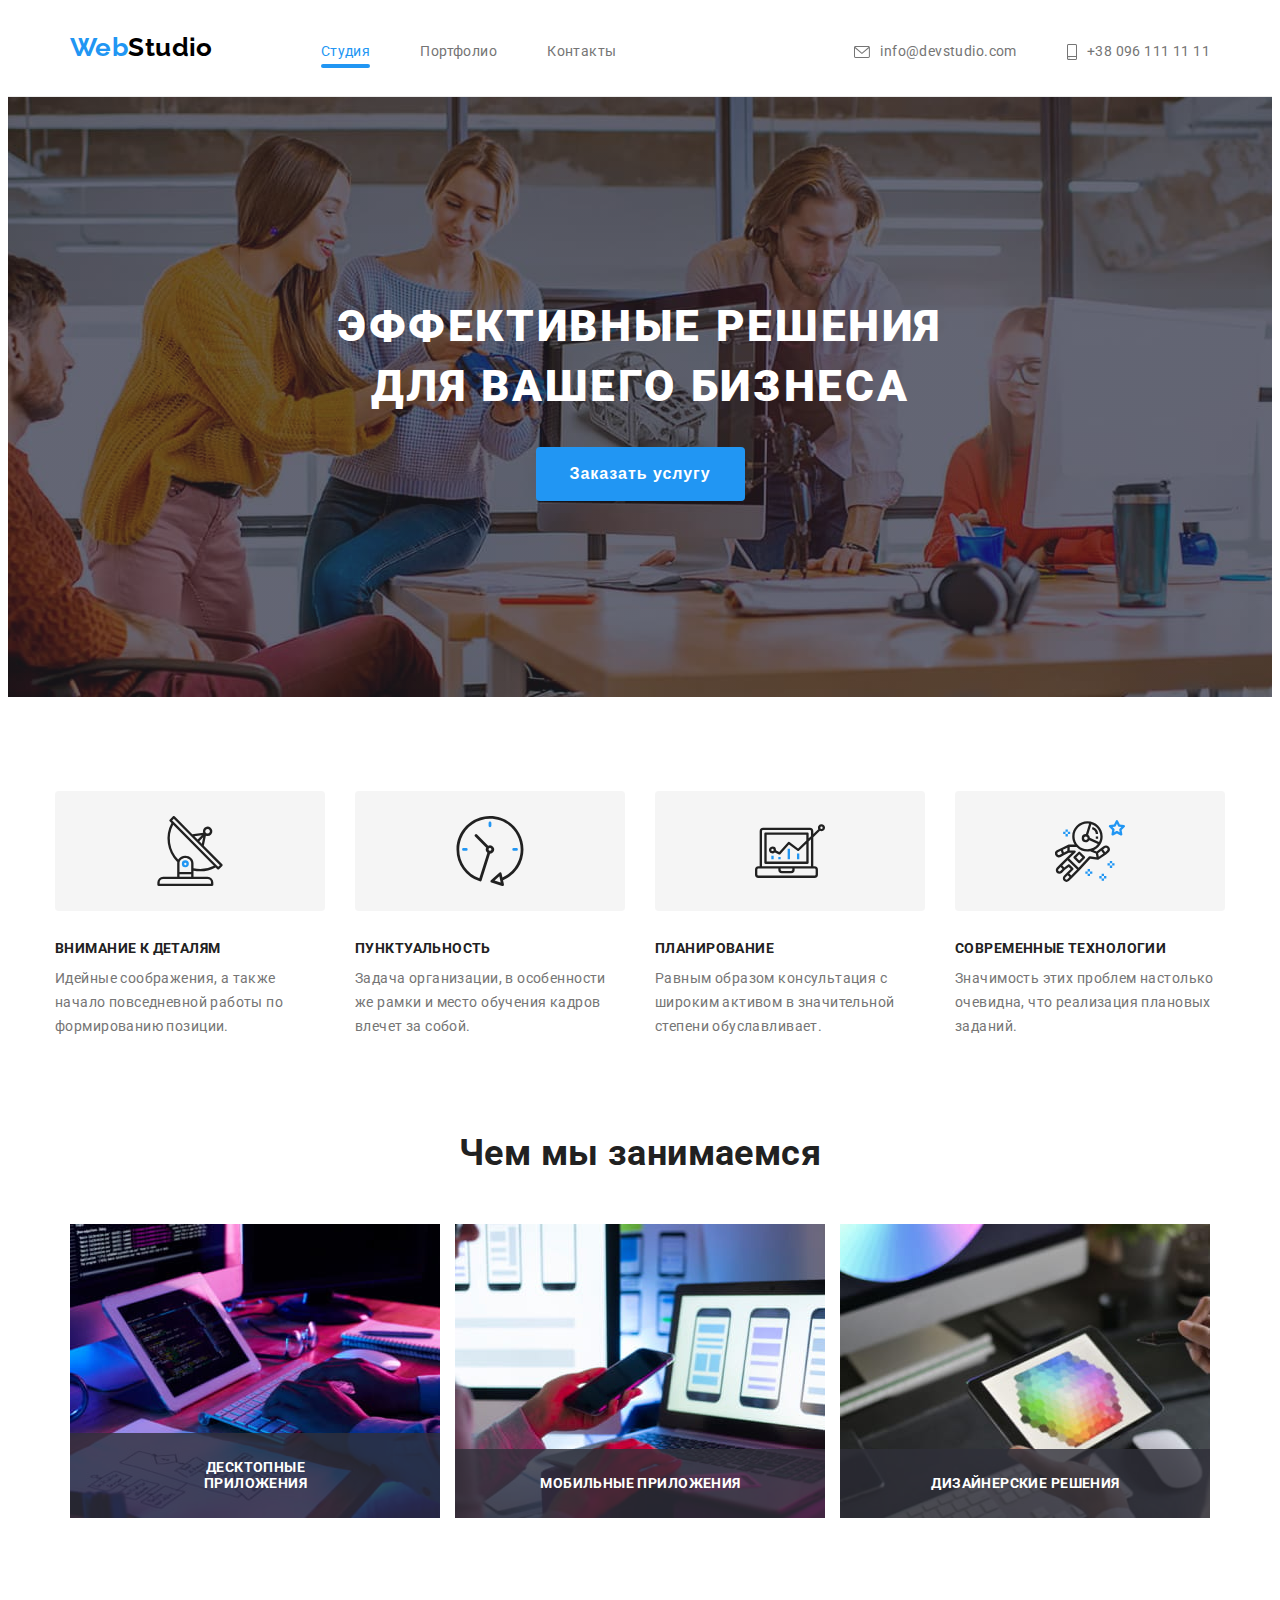
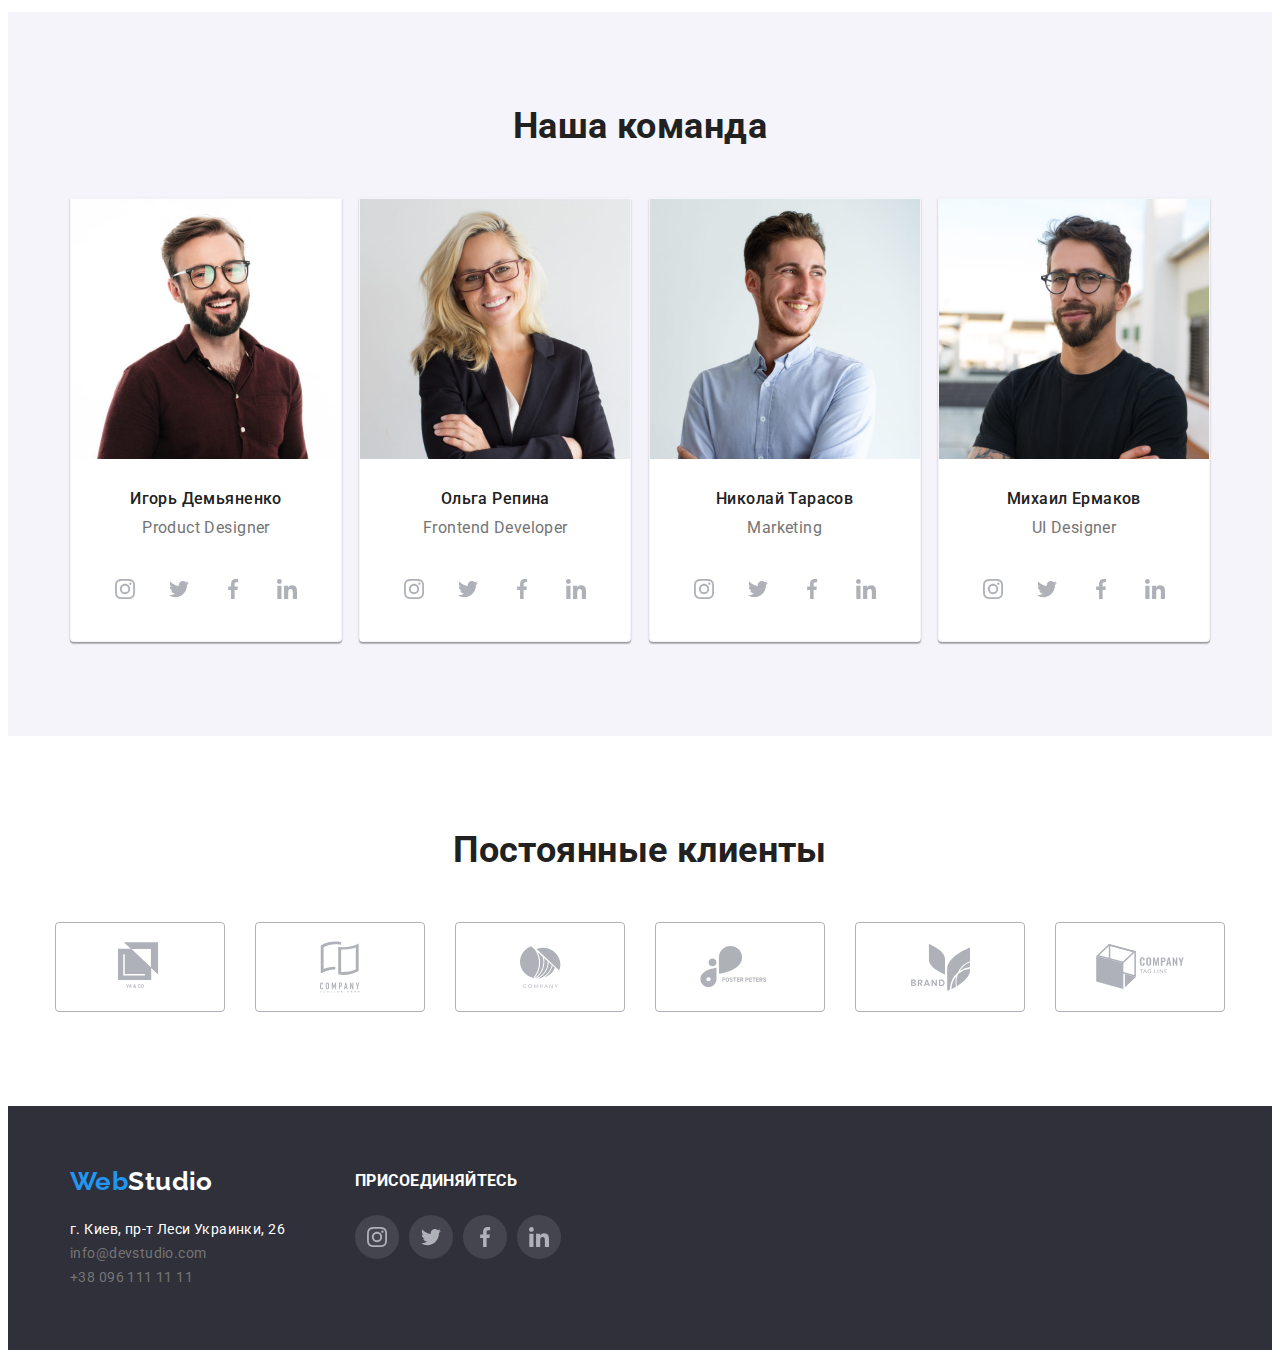
<file: index.html>
<!DOCTYPE html>
<html lang="ru">
  <head>
    <meta charset="UTF-8" />
    <meta http-equiv="X-UA-Compatible" content="IE=edge" />
    <meta name="viewport" content="width=device-width, initial-scale=1.0" />
    <title>Компания Webstudio</title>
    <link rel="preconnect" href="https://fonts.gstatic.com" />
    <link
      href="https://fonts.googleapis.com/css2?family=Raleway:wght@700&family=Roboto:wght@400;500;700;900&display=swap"
      rel="stylesheet"
    />
    <link
      rel="stylesheet"
      href="https://cdnjs.cloudflare.com/ajax/libs/modern-normalize/1.0.0/modern-normalize.min.css"
      integrity="sha512-ISS7cAi1PEhQ8jnbJpJZMd29NlhNj4AWYyLOSp2CE/CsHxTCu+r+t0D2yoJudVrd0/8fTVPUVDzY5Tvli75u/g=="
      crossorigin="anonymous"
    />
    <link rel="stylesheet" href="./css/styles.css" />
  </head>
  <body>
    <!-- Нэдер -->
    <header class="page-header">
      <div class="container header-pos">
        <!-- Главная навигация -->
        <nav class="main-nav">
          <!-- Лого в хэдере -->
          <a class="link logo" href="./">
            <span class="logo-left">Web</span
            ><span class="logo-right-header">Studio</span>
          </a>

          <ul class="list main-nav">
            <li class="nav-item">
              <a class="link current" href="./">Студия</a>
            </li>
            <li class="nav-item">
              <a class="link" href="./portfolio.html">Портфолио</a>
            </li>
            <li class="nav-item"><a class="link" href="">Контакты</a></li>
          </ul>
        </nav>
        <!-- Контакты -->
        <ul class="list header-contacts-list">
          <li class="contacts-item">
            <a class="link contacts-link" href="mailto:info@devstudio.com">
              <svg class="icon" width="16px" height="12px">
                <use href="./images/sprite.svg#icon-envelope"></use>
              </svg>
              info@devstudio.com
            </a>
          </li>
          <li class="contacts-item">
            <a class="link contacts-link" href="tel:+380961111111">
              <svg class="icon" width="10px" height="16px">
                <use href="./images/sprite.svg#icon-smartphone"></use>
              </svg>
              +38 096 111 11 11
            </a>
          </li>
        </ul>
      </div>
    </header>
    <main>
      <!-- Герой -->
      <div class="overlay-heroe">
        <section class="section heroe-page">
          <div class="container heroe-section">
            <h1 class="title-heroe">
              Эффективные решения <br />для вашего бизнеса
            </h1>
            <button
              data-modal-open
              class="btn-heroe"
              name="btn_book_service"
              type="button"
            >
              Заказать услугу
            </button>
          </div>
        </section>
      </div>

      <!-- Наши ценности -->
      <section class="section">
        <div class="container">
          <ul class="list values-list">
            <li class="values-item antenn-icon">
              <h3 class="title-section">Внимание к деталям</h3>
              <p class="text-section values-descr">
                Идейные соображения, а также начало повседневной работы по
                формированию позиции.
              </p>
            </li>
            <li class="values-item clock-icon">
              <h3 class="title-section">Пунктуальность</h3>
              <p class="text-section values-descr">
                Задача организации, в особенности же рамки и место обучения
                кадров влечет за собой.
              </p>
            </li>
            <li class="values-item diagram-icon">
              <h3 class="title-section">Планирование</h3>
              <p class="text-section values-descr">
                Равным образом консультация с широким активом в значительной
                степени обуславливает.
              </p>
            </li>
            <li class="values-item astronaut-icon">
              <h3 class="title-section">Современные технологии</h3>
              <p class="text-section values-descr">
                Значимость этих проблем настолько очевидна, что реализация
                плановых заданий.
              </p>
            </li>
          </ul>
        </div>
      </section>

      <!-- Наша деятельность -->
      <section class="section">
        <div class="container">
          <h2 class="title-page">Чем мы занимаемся</h2>
          <!-- Список изображений -->
          <ul class="list activity-list">
            <li>
              <div class="activity-card">
                <img
                  src="./images/our_activity_web_dev.jpg"
                  alt="Работа Web-разработчика"
                  width="370"
                />
                <div class="label-activity-card">
                  <p>Десктопные приложения</p>
                </div>
              </div>
            </li>
            <li>
              <div class="activity-card">
                <img
                  src="./images/our_activity_ua_ux_design.jpg"
                  alt="Работа UI-UX-дизайнера"
                  width="370"
                />
                <div class="label-activity-card">
                  <p>Мобильные приложения</p>
                </div>
              </div>
            </li>
            <li>
              <div class="activity-card">
                <img
                  src="./images/our_activity_web_design.jpg"
                  alt="Работа Web-дизайнера"
                  width="370"
                />
                <div class="label-activity-card">
                  <p>Дизайнерские решения</p>
                </div>
              </div>
            </li>
          </ul>
        </div>
      </section>

      <!-- Наша команда -->
      <section class="section page-team">
        <div class="container">
          <h2 class="title-page grey-bg">Наша команда</h2>
          <ul class="list team-list">
            <li class="team-item">
              <div class="team-card">
                <img
                  src="./images/our_team_demianenko.jpg"
                  alt="Игорь Демьяненко - Product Designer"
                  width="270"
                />
                <h3 class="title-card">Игорь Демьяненко</h3>
                <p class="text-card">Product Designer</p>
                <ul class="list social-icon-list">
                  <li class="social-icon-item">
                    <a
                      href=""
                      class="social-icon-link"
                      target="_blank"
                      rel="noopener noreferrer"
                    >
                      <svg class="icon">
                        <use href="./images/sprite.svg#icon-instagram"></use>
                      </svg>
                    </a>
                  </li>
                  <li class="social-icon-item">
                    <a
                      href=""
                      class="social-icon-link"
                      target="_blank"
                      rel="noopener noreferrer"
                    >
                      <svg class="icon">
                        <use href="./images/sprite.svg#icon-twitter"></use>
                      </svg>
                    </a>
                  </li>
                  <li class="social-icon-item">
                    <a
                      href=""
                      class="social-icon-link"
                      target="_blank"
                      rel="noopener noreferrer"
                    >
                      <svg class="icon">
                        <use href="./images/sprite.svg#icon-facebook"></use>
                      </svg>
                    </a>
                  </li>
                  <li class="social-icon-item">
                    <a
                      href=""
                      class="social-icon-link"
                      target="_blank"
                      rel="noopener noreferrer"
                    >
                      <svg class="icon">
                        <use href="./images/sprite.svg#icon-linkedin"></use>
                      </svg>
                    </a>
                  </li>
                </ul>
              </div>
            </li>
            <li class="team-item">
              <div class="team-card">
                <img
                  src="./images/our_team_repina.jpg"
                  alt="Ольга Репина - Frontend Developer"
                  width="270"
                />
                <h3 class="title-card">Ольга Репина</h3>
                <p class="text-card">Frontend Developer</p>
                <ul class="list social-icon-list">
                  <li class="social-icon-item">
                    <a
                      href=""
                      class="social-icon-link"
                      target="_blank"
                      rel="noopener noreferrer"
                    >
                      <svg class="icon">
                        <use href="./images/sprite.svg#icon-instagram"></use>
                      </svg>
                    </a>
                  </li>
                  <li class="social-icon-item">
                    <a
                      href=""
                      class="social-icon-link"
                      target="_blank"
                      rel="noopener noreferrer"
                    >
                      <svg class="icon">
                        <use href="./images/sprite.svg#icon-twitter"></use>
                      </svg>
                    </a>
                  </li>
                  <li class="social-icon-item">
                    <a
                      href=""
                      class="social-icon-link"
                      target="_blank"
                      rel="noopener noreferrer"
                    >
                      <svg class="icon">
                        <use href="./images/sprite.svg#icon-facebook"></use>
                      </svg>
                    </a>
                  </li>
                  <li class="social-icon-item">
                    <a
                      href=""
                      class="social-icon-link"
                      target="_blank"
                      rel="noopener noreferrer"
                    >
                      <svg class="icon">
                        <use href="./images/sprite.svg#icon-linkedin"></use>
                      </svg>
                    </a>
                  </li>
                </ul>
              </div>
            </li>
            <li class="team-item">
              <div class="team-card">
                <img
                  src="./images/our_team_tarasov.jpg"
                  alt="Николай Тарасов - Marketing"
                  width="270"
                />
                <h3 class="title-card">Николай Тарасов</h3>
                <p class="text-card">Marketing</p>
                <ul class="list social-icon-list">
                  <li class="social-icon-item">
                    <a
                      href=""
                      class="social-icon-link"
                      target="_blank"
                      rel="noopener noreferrer"
                    >
                      <svg class="icon">
                        <use href="./images/sprite.svg#icon-instagram"></use>
                      </svg>
                    </a>
                  </li>
                  <li class="social-icon-item">
                    <a
                      href=""
                      class="social-icon-link"
                      target="_blank"
                      rel="noopener noreferrer"
                    >
                      <svg class="icon">
                        <use href="./images/sprite.svg#icon-twitter"></use>
                      </svg>
                    </a>
                  </li>
                  <li class="social-icon-item">
                    <a
                      href=""
                      class="social-icon-link"
                      target="_blank"
                      rel="noopener noreferrer"
                    >
                      <svg class="icon">
                        <use href="./images/sprite.svg#icon-facebook"></use>
                      </svg>
                    </a>
                  </li>
                  <li class="social-icon-item">
                    <a
                      href=""
                      class="social-icon-link"
                      target="_blank"
                      rel="noopener noreferrer"
                    >
                      <svg class="icon">
                        <use href="./images/sprite.svg#icon-linkedin"></use>
                      </svg>
                    </a>
                  </li>
                </ul>
              </div>
            </li>
            <li class="team-item">
              <div class="team-card">
                <img
                  src="./images/our_team_ermakov.jpg"
                  alt="Михаил Ермаков - UI Designer"
                  width="270"
                />
                <h3 class="title-card">Михаил Ермаков</h3>
                <p class="text-card">UI Designer</p>
                <ul class="list social-icon-list">
                  <li class="social-icon-item">
                    <a
                      href=""
                      class="social-icon-link"
                      target="_blank"
                      rel="noopener noreferrer"
                    >
                      <svg class="icon">
                        <use href="./images/sprite.svg#icon-instagram"></use>
                      </svg>
                    </a>
                  </li>
                  <li class="social-icon-item">
                    <a
                      href=""
                      class="social-icon-link"
                      target="_blank"
                      rel="noopener noreferrer"
                    >
                      <svg class="icon">
                        <use href="./images/sprite.svg#icon-twitter"></use>
                      </svg>
                    </a>
                  </li>
                  <li class="social-icon-item">
                    <a
                      href=""
                      class="social-icon-link"
                      target="_blank"
                      rel="noopener noreferrer"
                    >
                      <svg class="icon">
                        <use href="./images/sprite.svg#icon-facebook"></use>
                      </svg>
                    </a>
                  </li>
                  <li class="social-icon-item">
                    <a
                      href=""
                      class="social-icon-link"
                      target="_blank"
                      rel="noopener noreferrer"
                    >
                      <svg class="icon">
                        <use href="./images/sprite.svg#icon-linkedin"></use>
                      </svg>
                    </a>
                  </li>
                </ul>
              </div>
            </li>
          </ul>
        </div>
      </section>

      <!-- Постоянные клиенты -->
      <section class="section">
        <div class="container">
          <h2 class="title-page clients-title">Постоянные клиенты</h2>
          <ul class="list customers-list">
            <li class="customer-item">
              <a
                href=""
                class="company-icon-link"
                target="_blank"
                rel="noopener noreferrer"
              >
                <svg class="icon" width="44.27" height="49.23">
                  <use href="./images/sprite.svg#icon-client-one"></use></svg
              ></a>
            </li>
            <li class="customer-item">
              <a
                href=""
                class="company-icon-link"
                target="_blank"
                rel="noopener noreferrer"
              >
                <svg class="icon" width="40px" height="52px">
                  <use href="./images/sprite.svg#icon-client-two"></use></svg
              ></a>
            </li>
            <li class="customer-item">
              <a
                href=""
                class="company-icon-link"
                target="_blank"
                rel="noopener noreferrer"
              >
                <svg class="icon" width="41px" height="42.6px">
                  <use href="./images/sprite.svg#icon-client-three"></use></svg
              ></a>
            </li>
            <li class="customer-item">
              <a
                href=""
                class="company-icon-link"
                target="_blank"
                rel="noopener noreferrer"
              >
                <svg class="icon" width="79.6px" height="42.02px">
                  <use href="./images/sprite.svg#icon-client-four"></use></svg
              ></a>
            </li>
            <li class="customer-item">
              <a
                href=""
                class="company-icon-link"
                target="_blank"
                rel="noopener noreferrer"
              >
                <svg class="icon" width="59px" height="47px">
                  <use href="./images/sprite.svg#icon-client-five"></use></svg
              ></a>
            </li>
            <li class="customer-item">
              <a
                href=""
                class="company-icon-link"
                target="_blank"
                rel="noopener noreferrer"
              >
                <svg class="icon" width="88.48px" height="45.44px">
                  <use href="./images/sprite.svg#icon-client-six"></use></svg
              ></a>
            </li>
          </ul>
        </div>
      </section>
    </main>

    <!-- Футер -->
    <footer class="section page-footer">
      <div class="container footer-content">
        <!-- Лого в футере -->
        <div class="footer-contacts">
          <div class="footer-logo">
            <a class="link logo" href="./">
              <span class="logo-left">Web</span
              ><span class="logo-right-footer">Studio</span>
            </a>
          </div>

          <!-- Контактные данные компании -->
          <address class="address">
            <p>г. Киев, пр-т Леси Украинки, 26</p>
            <ul class="list">
              <li>
                <a class="link" href="mailto:info@devstudio.com"
                  >info@devstudio.com</a
                >
              </li>
              <li>
                <a class="link" href="tel:+380961111111">+38 096 111 11 11</a>
              </li>
            </ul>
          </address>
        </div>

        <!-- Присоединяйтесь -->
        <div class="footer-social-icons">
          <h3 class="footer-social-title">Присоединяйтесь</h3>
          <ul class="list footer-social-icon-list">
            <li class="footer-social-icon-item">
              <a
                href=""
                class="footer-social-icon-link"
                target="_blank"
                rel="noopener noreferrer"
              >
                <svg class="icon">
                  <use href="./images/sprite.svg#icon-instagram"></use>
                </svg>
              </a>
            </li>
            <li class="footer-social-icon-item">
              <a
                href=""
                class="footer-social-icon-link"
                target="_blank"
                rel="noopener noreferrer"
              >
                <svg class="icon">
                  <use href="./images/sprite.svg#icon-twitter"></use>
                </svg>
              </a>
            </li>
            <li class="footer-social-icon-item">
              <a
                href=""
                class="footer-social-icon-link"
                target="_blank"
                rel="noopener noreferrer"
              >
                <svg class="icon">
                  <use href="./images/sprite.svg#icon-facebook"></use>
                </svg>
              </a>
            </li>
            <li class="footer-social-icon-item">
              <a
                href=""
                class="footer-social-icon-link"
                target="_blank"
                rel="noopener noreferrer"
              >
                <svg class="icon">
                  <use href="./images/sprite.svg#icon-linkedin"></use>
                </svg>
              </a>
            </li>
          </ul>
        </div>
      </div>
    </footer>
    <!-- Модальное окно заказать услугу -->
    <div class="backdrop is-hidden" data-modal>
      <div class="modal">
        <button class="btn-close-modal" data-modal-close>
          <svg width="11" height="11">
            <use href="./images/sprite.svg#icon-cross"></use>
          </svg>
        </button>
      </div>
    </div>

    <script src="./js/modal.js"></script>
  </body>
</html>
</file>
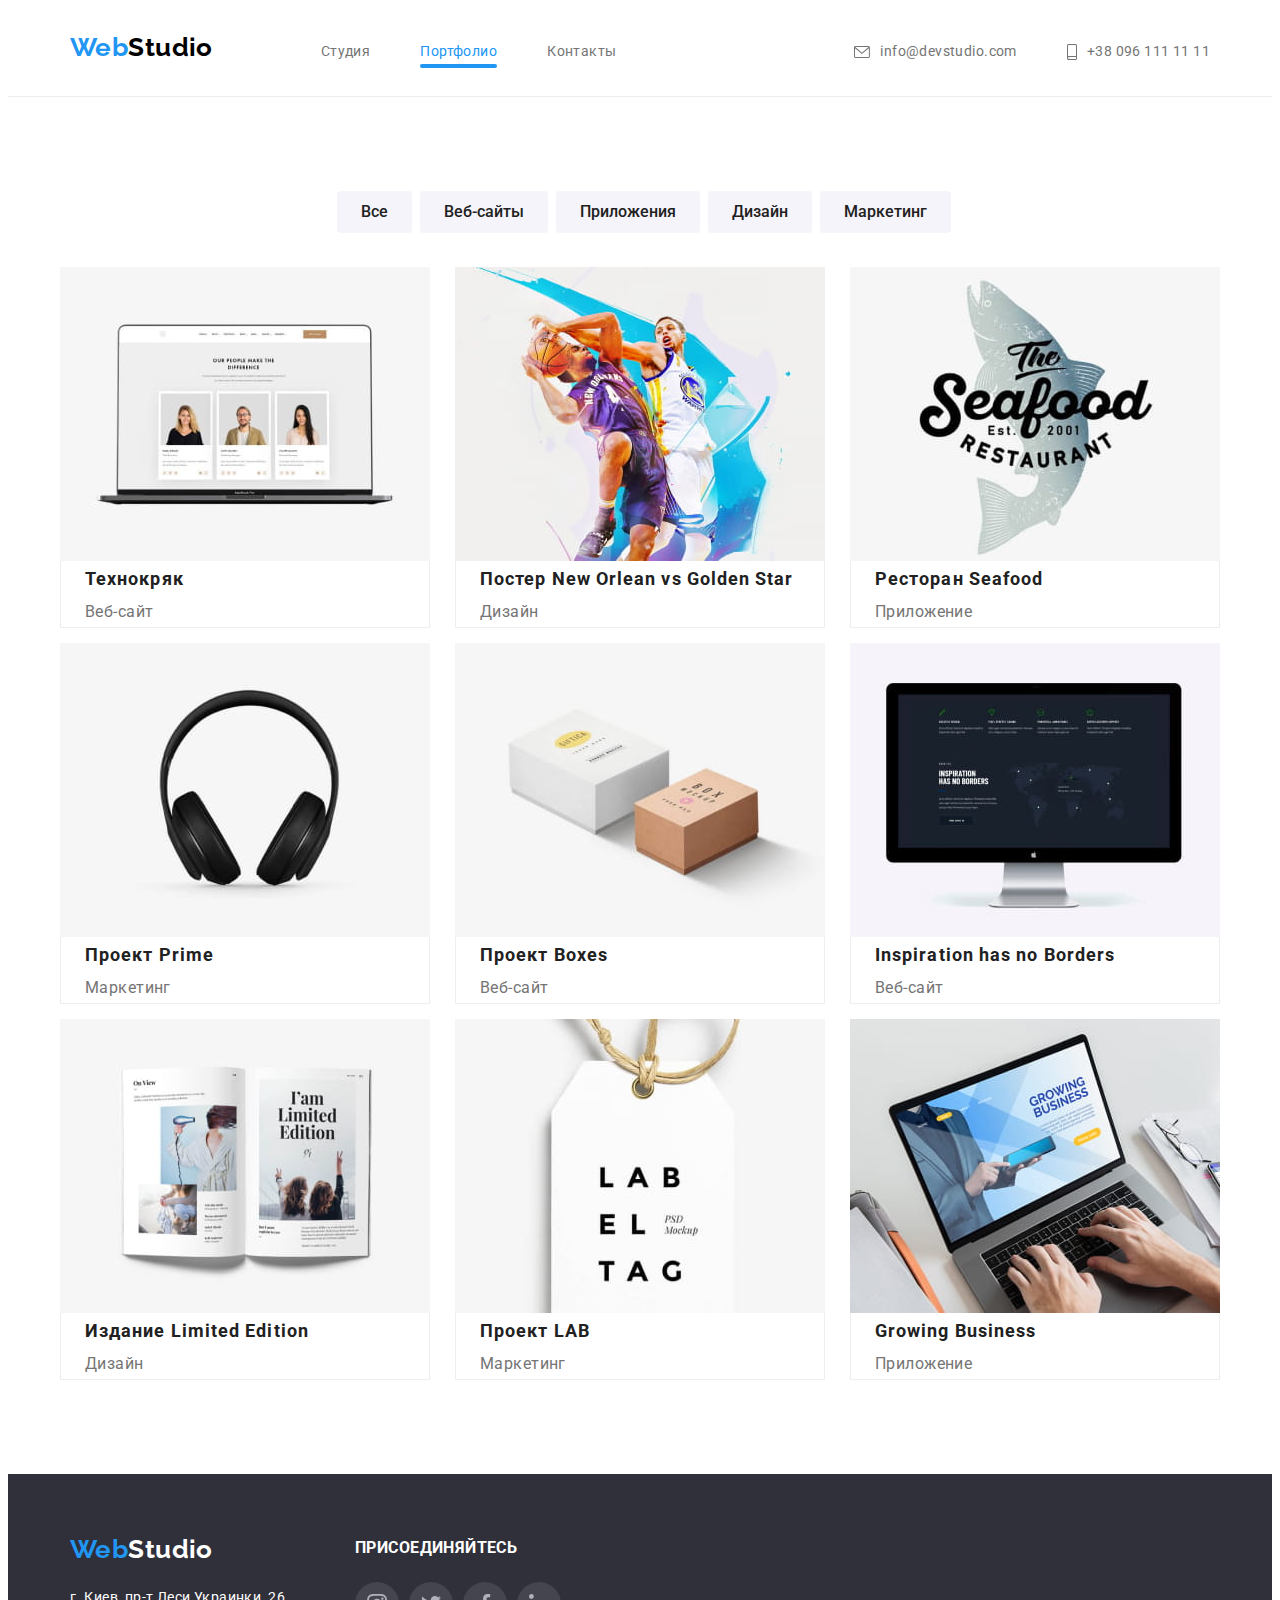
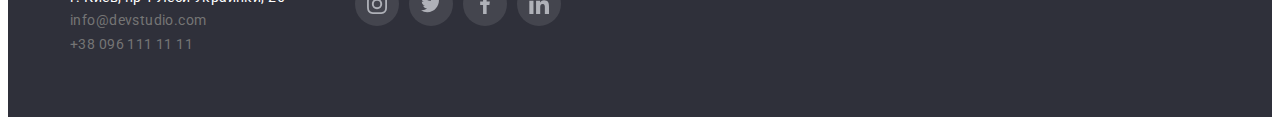
<file: portfolio.html>
<!DOCTYPE html>
<html lang="ru">
  <head>
    <meta charset="UTF-8" />
    <meta http-equiv="X-UA-Compatible" content="IE=edge" />
    <meta name="viewport" content="width=device-width, initial-scale=1.0" />
    <title>Портфолио компании WebStudio</title>
    <link rel="preconnect" href="https://fonts.gstatic.com" />
    <link
      href="https://fonts.googleapis.com/css2?family=Raleway:wght@700&family=Roboto:wght@400;500;700;900&display=swap"
      rel="stylesheet"
    />
    <link
      rel="stylesheet"
      href="https://cdnjs.cloudflare.com/ajax/libs/modern-normalize/1.0.0/modern-normalize.min.css"
      integrity="sha512-ISS7cAi1PEhQ8jnbJpJZMd29NlhNj4AWYyLOSp2CE/CsHxTCu+r+t0D2yoJudVrd0/8fTVPUVDzY5Tvli75u/g=="
      crossorigin="anonymous"
    />
    <link rel="stylesheet" href="./css/styles.css" />
  </head>
  <body>
    <!-- Нэдер -->
    <header class="page-header">
      <div class="container header-pos">
        <!-- Главная навигация -->
        <nav class="main-nav">
          <!-- Лого в хэдере -->
          <a class="link logo" href="./">
            <span class="logo-left">Web</span
            ><span class="logo-right-header">Studio</span>
          </a>

          <ul class="list main-nav">
            <li class="nav-item">
              <a class="link" href="./">Студия</a>
            </li>
            <li class="nav-item">
              <a class="link current" href="./portfolio.html">Портфолио</a>
            </li>
            <li class="nav-item"><a class="link" href="">Контакты</a></li>
          </ul>
        </nav>
        <!-- Контакты -->
        <ul class="list header-contacts-list">
          <li class="contacts-item">
            <a class="link contacts-link" href="mailto:info@devstudio.com">
              <svg class="icon" width="16px" height="12px">
                <use href="./images/sprite.svg#icon-envelope"></use>
              </svg>
              info@devstudio.com
            </a>
          </li>
          <li class="contacts-item">
            <a class="link contacts-link" href="tel:+380961111111">
              <svg class="icon" width="10px" height="16px">
                <use href="./images/sprite.svg#icon-smartphone"></use>
              </svg>
              +38 096 111 11 11
            </a>
          </li>
        </ul>
      </div>
    </header>

    <main>
      <!-- Фильтр галереи работ-->
      <div class="container">
        <ul class="list btn-collection">
          <li><button class="button" type="button">Все</button></li>
          <li><button class="button" type="button">Веб-сайты</button></li>
          <li><button class="button" type="button">Приложения</button></li>
          <li><button class="button" type="button">Дизайн</button></li>
          <li><button class="button" type="button">Маркетинг</button></li>
        </ul>
      </div>

      <!-- Галерея робот -->
      <div class="container">
        <ul class="list galery-list">
          <li class="galery-item">
            <a class="link galery-link" href="">
              <div class="galery-overflow">
                <img
                  src="./images/portfolio/img.jpg"
                  width="370"
                  alt="Пример сайта"
                />
                <div class="galery-item-description">
                  <p>
                    Технокряк это современная площадка распространения
                    коронавируса. Компании используют эту платформу для
                    цифрового шпионажа и атак на защищённые сервера конкурентов.
                  </p>
                </div>
              </div>
              <div class="frame-portfolio-card">
                <p class="caption-card">Технокряк</p>
                <p class="desc-card">Веб-сайт</p>
              </div>
            </a>
          </li>
          <li class="galery-item">
            <a class="link galery-link" href="">
              <div class="galery-overflow">
                <img
                  src="./images/portfolio/img-1.jpg"
                  width="370"
                  alt="Пример дизайна постера"
                />
                <div class="galery-item-description">
                  <p>
                    Технокряк это современная площадка распространения
                    коронавируса. Компании используют эту платформу для
                    цифрового шпионажа и атак на защищённые сервера конкурентов.
                  </p>
                </div>
              </div>
              <div class="frame-portfolio-card">
                <p class="caption-card">Постер New Orlean vs Golden Star</p>
                <p class="desc-card">Дизайн</p>
              </div>
            </a>
          </li>
          <li class="galery-item">
            <a class="link galery-link" href="">
              <div class="galery-overflow">
                <img
                  src="./images/portfolio/img-2.jpg"
                  width="370"
                  alt="Пример приложения"
                />
                <div class="galery-item-description">
                  <p>
                    Технокряк это современная площадка распространения
                    коронавируса. Компании используют эту платформу для
                    цифрового шпионажа и атак на защищённые сервера конкурентов.
                  </p>
                </div>
              </div>
              <div class="frame-portfolio-card">
                <p class="caption-card">Ресторан Seafood</p>
                <p class="desc-card">Приложение</p>
              </div>
            </a>
          </li>
          <li class="galery-item">
            <a class="link galery-link" href="">
              <div class="galery-overflow">
                <img
                  src="./images/portfolio/img-3.jpg"
                  width="370"
                  alt="Пример маркетинговой компании"
                />
                <div class="galery-item-description">
                  <p>
                    Технокряк это современная площадка распространения
                    коронавируса. Компании используют эту платформу для
                    цифрового шпионажа и атак на защищённые сервера конкурентов.
                  </p>
                </div>
              </div>
              <div class="frame-portfolio-card">
                <p class="caption-card">Проект Prime</p>
                <p class="desc-card">Маркетинг</p>
              </div>
            </a>
          </li>
          <li class="galery-item">
            <a class="link galery-link" href="">
              <div class="galery-overflow">
                <img
                  src="./images/portfolio/img-4.jpg"
                  width="370"
                  alt="Пример сайта"
                />
                <div class="galery-item-description">
                  <p>
                    Технокряк это современная площадка распространения
                    коронавируса. Компании используют эту платформу для
                    цифрового шпионажа и атак на защищённые сервера конкурентов.
                  </p>
                </div>
              </div>
              <div class="frame-portfolio-card">
                <p class="caption-card">Проект Boxes</p>
                <p class="desc-card">Веб-сайт</p>
              </div>
            </a>
          </li>
          <li class="galery-item">
            <a class="link galery-link" href="">
              <div class="galery-overflow">
                <img
                  src="./images/portfolio/img-5.jpg"
                  width="370"
                  alt="Пример сайта"
                />
                <div class="galery-item-description">
                  <p>
                    Технокряк это современная площадка распространения
                    коронавируса. Компании используют эту платформу для
                    цифрового шпионажа и атак на защищённые сервера конкурентов.
                  </p>
                </div>
              </div>
              <div class="frame-portfolio-card">
                <p class="caption-card">Inspiration has no Borders</p>
                <p class="desc-card">Веб-сайт</p>
              </div>
            </a>
          </li>
          <li class="galery-item">
            <a class="link galery-link" href="">
              <div class="galery-overflow">
                <img
                  src="./images/portfolio/img-6.jpg"
                  width="370"
                  alt="Пример дизайна"
                />
                <div class="galery-item-description">
                  <p>
                    Технокряк это современная площадка распространения
                    коронавируса. Компании используют эту платформу для
                    цифрового шпионажа и атак на защищённые сервера конкурентов.
                  </p>
                </div>
              </div>
              <div class="frame-portfolio-card">
                <p class="caption-card">Издание Limited Edition</p>
                <p class="desc-card">Дизайн</p>
              </div>
            </a>
          </li>
          <li class="galery-item">
            <a class="link galery-link" href="">
              <div class="galery-overflow">
                <img
                  src="./images/portfolio/img-7.jpg"
                  width="370"
                  alt="Пример маркетинговой компании"
                />
                <div class="galery-item-description">
                  <p>
                    Технокряк это современная площадка распространения
                    коронавируса. Компании используют эту платформу для
                    цифрового шпионажа и атак на защищённые сервера конкурентов.
                  </p>
                </div>
              </div>
              <div class="frame-portfolio-card">
                <p class="caption-card">Проект LAB</p>
                <p class="desc-card">Маркетинг</p>
              </div>
            </a>
          </li>
          <li class="galery-item">
            <a class="link galery-link" href="">
              <div class="galery-overflow">
                <img
                  src="./images/portfolio/img-8.jpg"
                  width="370"
                  alt="Пример приложения"
                />
                <div class="galery-item-description">
                  <p>
                    Технокряк это современная площадка распространения
                    коронавируса. Компании используют эту платформу для
                    цифрового шпионажа и атак на защищённые сервера конкурентов.
                  </p>
                </div>
              </div>
              <div class="frame-portfolio-card">
                <p class="caption-card">Growing Business</p>
                <p class="desc-card">Приложение</p>
              </div>
            </a>
          </li>
        </ul>
      </div>
    </main>

    <!-- Футер -->
    <footer class="section page-footer">
      <div class="container footer-content">
        <!-- Лого в футере -->
        <div class="footer-contacts">
          <div class="footer-logo">
            <a class="link logo" href="./">
              <span class="logo-left">Web</span
              ><span class="logo-right-footer">Studio</span>
            </a>
          </div>

          <!-- Контактные данные компании -->
          <address class="address">
            <p>г. Киев, пр-т Леси Украинки, 26</p>
            <ul class="list">
              <li>
                <a class="link" href="mailto:info@devstudio.com"
                  >info@devstudio.com</a
                >
              </li>
              <li>
                <a class="link" href="tel:+380961111111">+38 096 111 11 11</a>
              </li>
            </ul>
          </address>
        </div>

        <!-- Присоединяйтесь -->
        <div class="footer-social-icons">
          <h3 class="footer-social-title">Присоединяйтесь</h3>
          <ul class="list footer-social-icon-list">
            <li class="footer-social-icon-item">
              <a
                href=""
                class="footer-social-icon-link"
                target="_blank"
                rel="noopener noreferrer"
              >
                <svg class="icon">
                  <use href="./images/sprite.svg#icon-instagram"></use>
                </svg>
              </a>
            </li>
            <li class="footer-social-icon-item">
              <a
                href=""
                class="footer-social-icon-link"
                target="_blank"
                rel="noopener noreferrer"
              >
                <svg class="icon">
                  <use href="./images/sprite.svg#icon-twitter"></use>
                </svg>
              </a>
            </li>
            <li class="footer-social-icon-item">
              <a
                href=""
                class="footer-social-icon-link"
                target="_blank"
                rel="noopener noreferrer"
              >
                <svg class="icon">
                  <use href="./images/sprite.svg#icon-facebook"></use>
                </svg>
              </a>
            </li>
            <li class="footer-social-icon-item">
              <a
                href=""
                class="footer-social-icon-link"
                target="_blank"
                rel="noopener noreferrer"
              >
                <svg class="icon">
                  <use href="./images/sprite.svg#icon-linkedin"></use>
                </svg>
              </a>
            </li>
          </ul>
        </div>
      </div>
    </footer>
    <script src="./js/modal.js"></script>
  </body>
</html>
</file>
<file: css/styles.css>
/* font-family: 'Raleway', sans-serif;
font-family: 'Roboto', sans-serif; */

:root {
  --text-color-main: #757575;
  --title-text-color-light: #ffffff;
  --title-text-color-dark: #212121;

  --bg-color-main: #ffffff;
  --bg-color-light: #f5f4fa;
  --bg-color-dark: #2f303a;

  --logo-right-header: #000000;
  --logo-right-footer: #ffffff;
  --accent-color: #2196f3;
  --frame-color: #eeeeee;
  --border-bottom-color: #ececec;

  --icon-color-light: #afb1b8;

  --logo-font: 'Raleway', sans-serif;
  --main-font: 'Roboto', sans-serif;

  --main-transition: 250ms, cubic-bezier(0.4, 0, 0.2, 1);
}

html {
  box-sizing: border-box;
}
*,
*::after,
*::before {
  box-sizing: inherit;
}

body {
  font-family: var(--main-font);
  font-size: 14px;
  line-height: 1.71;
  letter-spacing: 0.03em;
  color: var(--text-color-main);
}

h1,
h2,
h3,
h4,
h5,
h6,
p {
  margin-top: 0;
  margin-bottom: 0;
}

img {
  display: block;
  max-width: 100%;
  height: auto;
  margin-left: auto;
  margin-right: auto;
}

/* Утилитарные классы */
.link {
  text-decoration: none;
  color: inherit;

  transition-property: color, background-color;
  transition-duration: 250ms;
  transition-timing-function: cubic-bezier(0.4, 0, 0.2, 1);
}

.list {
  list-style: none;
  padding-left: 0;
  margin: 0;
}

.address {
  font-style: normal;
}

.container {
  width: 1170px;
  margin-left: auto;
  margin-right: auto;
}

.btn-collection {
  display: flex;
  flex-direction: row;
  justify-content: center;
  padding-top: 94px;
  padding-bottom: 34px;
}

.button {
  display: inline-block;
  margin-left: 8px;
  padding-top: 6px;
  padding-right: 22px;
  padding-bottom: 6px;
  padding-left: 22px;
  border-radius: 4px;
  border-color: transparent;

  font-family: inherit;
  font-weight: 500;
  font-size: 16px;
  line-height: 1.62;
  text-align: center;
  cursor: pointer;
  background-color: var(--bg-color-light);
  color: var(--title-text-color-dark);

  transition-property: color, background-color;
  transition-duration: 250ms;
  transition-timing-function: cubic-bezier(0.4, 0, 0.2, 1);
}

.button:hover,
.button:focus {
  background-color: var(--accent-color);
  color: var(--title-text-color-light);
  border-color: var(--accent-color);
  box-shadow: 0px 3px 1px rgba(0, 0, 0, 0.1), 0px 1px 2px rgba(0, 0, 0, 0.08),
    0px 2px 2px rgba(0, 0, 0, 0.12);
}

.link:hover,
.link:focus {
  color: var(--accent-color);
  cursor: pointer;
}

.logo {
  font-family: var(--logo-font);
  font-weight: 700;
  font-size: 26px;
  line-height: 1.19;
}

.logo-left {
  color: var(--accent-color);
}

.logo-right-header {
  color: var(--logo-right-header);
}

.logo-right-footer {
  color: var(--logo-right-footer);
}

/* герой */

.heroe-section {
  margin-bottom: 94px;
  padding-bottom: 200px;
  text-align: center;
}

.overlay-heroe {
  height: 600px;
  max-width: 1600px;
  margin-left: auto;
  margin-right: auto;

  background-image: linear-gradient(
      to right,
      rgba(47, 48, 58, 0.4),
      rgba(47, 48, 58, 0.4)
    ),
    url('../images/heroe-img.jpg');
  background-color: var(--bg-color-dark);

  background-position: center;
  background-repeat: no-repeat;
  background-size: cover;
}

.title-heroe {
  padding-top: 200px;
  padding-bottom: 30px;

  font-weight: 900;
  font-size: 44px;
  line-height: 1.36;
  letter-spacing: 0.06em;
  text-align: center;
  text-transform: uppercase;
  color: var(--title-text-color-light);
}

.btn-heroe {
  min-width: 200px;
  padding: 10px 32px;
  border-radius: 4px;
  border-color: transparent;

  font-weight: 700;
  font-size: 16px;
  line-height: 1.87;
  letter-spacing: 0.06em;
  color: var(--title-text-color-light);
  background-color: var(--accent-color);
}

.title-section {
  padding-bottom: 10px;
  margin-left: 15x;

  font-weight: 700;
  font-size: 14px;
  line-height: 1.14;
  text-transform: uppercase;
  color: var(--title-text-color-dark);
}

.text-section {
  font-size: 14px;
  line-height: 1.71;
}

.title-page {
  padding-bottom: 50px;
  font-weight: 700;
  font-size: 36px;
  line-height: 1.16;
  text-align: center;
  color: var(--title-text-color-dark);
}

.grey-bg {
  background-color: var(--bg-color-light);
  padding-top: 94px;
}

.title-card {
  padding-top: 30px;
  padding-bottom: 10px;
  font-weight: 500;
  font-size: 16px;
  line-height: 1.19;
  text-align: center;
  color: var(--title-text-color-dark);
  background-color: var(--bg-color-main);
}

.text-card {
  padding-bottom: 30px;
  font-size: 16px;
  line-height: 1.19;
  text-align: center;
  background-color: var(--bg-color-main);
}

/* Галерея портфолио */
.caption-card {
  padding-left: 24px;
  font-weight: 700;
  font-size: 18px;
  line-height: 2;
  letter-spacing: 0.06em;
  color: var(--title-text-color-dark);
}

.desc-card {
  padding-left: 24px;
  font-size: 16px;
  line-height: 1.87;
}

.page-header {
  background-color: var(--bg-color-main);
  border-bottom: 1px solid var(--border-bottom-color);
}

.header-pos {
  display: flex;
  flex-direction: row;
  justify-content: space-between;
  align-items: center;
}

.main-nav {
  display: flex;
  flex-direction: row;
  padding-left: 15px;
  align-items: center;
}

.nav-item {
  padding-left: 50px;
  padding-top: 32px;
  padding-bottom: 32px;
}

.nav-item:first-child {
  padding-left: 93px;
}

.current {
  position: relative;
  color: var(--accent-color);
}

.current::after {
  content: '';
  display: block;
  position: absolute;
  width: 100%;
  height: 4px;
  border-radius: 4px;
  background-color: var(--accent-color);
}

.header-contacts-list {
  display: inline-flex;
  flex-direction: row;
  margin-left: auto;
  padding-right: 15px;
}

.contacts-item {
  padding-left: 50px;
}

.contacts-link {
  display: flex;
  align-items: center;
}
.contacts-link .icon {
  fill: var(--text-color-main);
  margin-right: 10px;
}

.contacts-link:hover .icon,
.contacts-link:focus .icon {
  fill: var(--accent-color);
}

/* Наши ценности */
.values-list {
  display: flex;
  padding-top: 94px;
}

.values-item {
  padding-bottom: 94px;
  border-radius: 4px;
}

.values-item::before {
  content: '';
  display: inline-flex;
  box-sizing: border-box;
  justify-content: space-around;
  margin-bottom: 30px;
  margin-right: 30px;
  width: 270px;
  height: 120px;
  border-radius: 4px;

  background-repeat: no-repeat;
  background-position: center;

  background-color: #f5f5f5;
}

.antenn-icon::before {
  background-image: url(../images/antenna-icon.svg);
}

.clock-icon::before {
  background-image: url(../images/clock-icon.svg);
}

.diagram-icon::before {
  background-image: url(../images/diagram-icon.svg);
}

.astronaut-icon::before {
  background-image: url(../images/astronaut-icon.svg);
}

.values-descr {
  display: inline-flex;
  width: 270px;
  padding-right: 0;
}

/* Наша деятельность */
.activity-list {
  display: flex;
  flex-direction: row;
  justify-content: space-between;
  padding-bottom: 94px;
  padding-left: 15px;
  padding-right: 15px;
}

.activity-card {
  position: relative;
}

.label-activity-card {
  position: absolute;
  bottom: 0;
  width: 100%;

  padding-top: 27px;
  padding-right: 82px;
  padding-bottom: 27px;
  padding-left: 83px;

  font-weight: 700;
  font-size: 14px;
  line-height: 1.14;
  text-transform: uppercase;
  color: var(--title-text-color-light);
  text-align: center;
  text-transform: uppercase;

  background-color: rgba(47, 48, 58, 0.8);
}

/* Наша команда */
.team-card {
  box-shadow: 0px 1px 3px rgba(0, 0, 0, 0.12), 0px 1px 1px rgba(0, 0, 0, 0.14),
    0px 2px 1px rgba(0, 0, 0, 0.2);
  border: solid 1px transparent;
  border-bottom-left-radius: 4px;
  border-bottom-right-radius: 4px;
}

.page-team {
  background-color: var(--bg-color-light);
}

.team-list {
  display: flex;
  flex-direction: row;
  justify-content: space-between;
  padding-bottom: 94px;
  padding-left: 15px;
  padding-right: 15px;

  background-color: var(--bg-color-light);
}

.team-item {
  display: block;
  border-radius: 50px;
}

.footer {
  padding-top: 60px;
}

.page-footer {
  background-color: var(--bg-color-dark);
}

.address > p {
  color: #ffffff;
}

.footer-content {
  display: flex;
  justify-content: flex-start;
  align-items: center;
}

.footer-contacts {
  padding-left: 15px;
  padding-top: 60px;
  padding-bottom: 60px;
  background-color: var(--bg-color-dark);
}

.footer-social-icons {
  display: flex;
  flex-direction: column;
  align-items: flex-start;
  margin-left: 70px;
}

.footer-social-title {
  color: #ffffff;
  text-transform: uppercase;
  margin-bottom: 20px;
}

.footer-logo {
  margin-bottom: 20px;
}
.logo {
  margin-bottom: 10px;
}
/* Галерея работ */
.galery-list {
  display: flex;
  flex-direction: row;
  flex-wrap: wrap;
  justify-content: space-around;
  padding-bottom: 94px;
}

.galery-item {
  position: relative;
  margin-right: 15px;
  margin-top: 15px;

  overflow: hidden;

  transition-duration: 250ms;
  transition-timing-function: cubic-bezier(0.4, 0, 0.2, 1);
}

.galery-item:hover,
.galery-item:focus {
  box-shadow: 0px 1px 1px rgba(0, 0, 0, 0.12), 0px 4px 4px rgba(0, 0, 0, 0.06),
    1px 4px 6px rgba(0, 0, 0, 0.16);
}
.galery-overflow {
  position: relative;
  overflow: hidden;
}
.galery-item-description {
  position: absolute;
  transform: translateY(0);

  width: 370px;
  height: 294px;
  padding: 63px 24px;

  color: var(--title-text-color-light);
  background-color: rgba(33, 150, 243, 0.9);

  font-size: 18px;
  line-height: 1.55;

  transition-duration: 250ms;
  transition-timing-function: cubic-bezier(0.4, 0, 0.2, 1);
}

.galery-item:hover .galery-item-description {
  opacity: 1;
  transform: translateY(-100%);
}
.frame-portfolio-card {
  border-left: 1px solid var(--frame-color);
  border-right: 1px solid var(--frame-color);
  border-bottom: 1px solid var(--frame-color);
}

.galery-item:nth-child(-n + 3) {
  margin-top: 0;
}

.galery-item:nth-child(3n + 3) {
  margin-right: 0;
}

.clients-title {
  padding-top: 94px;
}

.social-icon-list {
  display: flex;
  justify-content: center;
  background-color: #ffffff;
  padding-bottom: 30px;
}

.social-icon-item + .social-icon-item {
  margin-left: 10px;
}

.social-icon-list .icon {
  width: 20px;
  height: 20px;
  fill: var(--icon-color-light);
}

.social-icon-link {
  display: flex;
  justify-content: center;
  align-items: center;
  width: 44px;
  height: 44px;
  background-color: var(--bg-color-main);
  border-radius: 50%;

  transition-property: background-color;
  transition-duration: 250ms;
  transition-timing-function: cubic-bezier(0.4, 0, 0.2, 1);
}

.social-icon-link .icon {
  transition-property: fill;
  transition-duration: 250ms;
  transition-timing-function: cubic-bezier(0.4, 0, 0.2, 1);
}

.social-icon-link:hover .icon,
.social-icon-link:focus .icon {
  fill: var(--title-text-color-light);
}

.social-icon-link:hover,
.social-icon-link:focus {
  background-color: var(--accent-color);
}

.customers-list {
  display: flex;
  flex-direction: row;
  justify-content: space-between;
  align-items: center;
  padding-bottom: 94px;
}

.company-icon-link {
  display: flex;
  justify-content: center;
  align-items: center;
  width: 170px;
  height: 90px;

  border: 1px solid var(--icon-color-light);
  border-radius: 4px;

  transition-property: border-color;
  transition-duration: 250ms;
  transition-timing-function: cubic-bezier(0.4, 0, 0.2, 1);
}

.company-icon-link .icon {
  fill: var(--icon-color-light);

  transition-property: fill;
  transition-duration: 250ms;
  transition-timing-function: cubic-bezier(0.4, 0, 0.2, 1);
}

.company-icon-link:hover .icon,
.company-icon-link:focus .icon {
  fill: var(--accent-color);
  border-color: var(--accent-color);
}

.company-icon-link:hover,
.company-icon-link:focus {
  border-color: var(--accent-color);
}

.footer-social-icon-list {
  display: flex;
  justify-content: center;
  background-color: inherit;
  padding-bottom: 30px;
}

.footer-social-icon-item + .footer-social-icon-item {
  margin-left: 10px;
}

.footer-social-icon-list .icon {
  width: 20px;
  height: 20px;
  fill: var(--icon-color-light);
}

.footer-social-icon-link {
  display: flex;
  justify-content: center;
  align-items: center;
  width: 44px;
  height: 44px;
  background-color: rgba(255, 255, 255, 0.1);
  border-radius: 50%;

  transition-property: background-color;
  transition-duration: 250ms;
  transition-timing-function: cubic-bezier(0.4, 0, 0.2, 1);
}

.footer-social-icon-link .icon {
  transition-property: fill;
  transition-duration: 250ms;
  transition-timing-function: cubic-bezier(0.4, 0, 0.2, 1);
}

.footer-social-icon-link:hover .icon,
.footer-social-icon-link:focus .icon {
  fill: var(--title-text-color-light);
}

.footer-social-icon-link:hover,
.footer-social-icon-link:focus {
  background-color: var(--accent-color);
}

/* Модальное окно заказать услугу */
.backdrop {
  position: fixed;
  top: 0;
  left: 0;
  width: 100%;
  height: 100%;
  background-color: rgba(0, 0, 0, 0.2);
  opacity: 1;

  transition-property: opacity;
  transition-duration: 250ms;
  transition-timing-function: cubic-bezier(0.4, 0, 0.2, 1);
}

.backdrop.is-hidden {
  opacity: 0;
  visibility: hidden;
  pointer-events: none;
}

.backdrop.is-hidden .modal {
  transform: translate(-50%, -50%) scale(0.1);
}

.modal {
  position: absolute;
  top: 50%;
  left: 50%;
  transform: translate(-50%, -50%);
  width: 528px;
  height: 581px;
  border-radius: 4px;
  background-color: #fff;
  box-shadow: 0px 1px 3px rgba(0, 0, 0, 0.12), 0px 1px 1px rgba(0, 0, 0, 0.14),
    0px 2px 1px rgba(0, 0, 0, 0.2);

  transform: translate(-50%, -50%) scale(1);

  transition: transform 250ms cubic-bezier(0.4, 0, 0.2, 1);
}

.btn-close-modal {
  position: absolute;
  top: 8px;
  right: 8px;
  width: 30px;
  height: 30px;

  border: 1px solid rgba(0, 0, 0, 0.1);
  background-color: #fff;
  border-radius: 50%;
}
</file>
